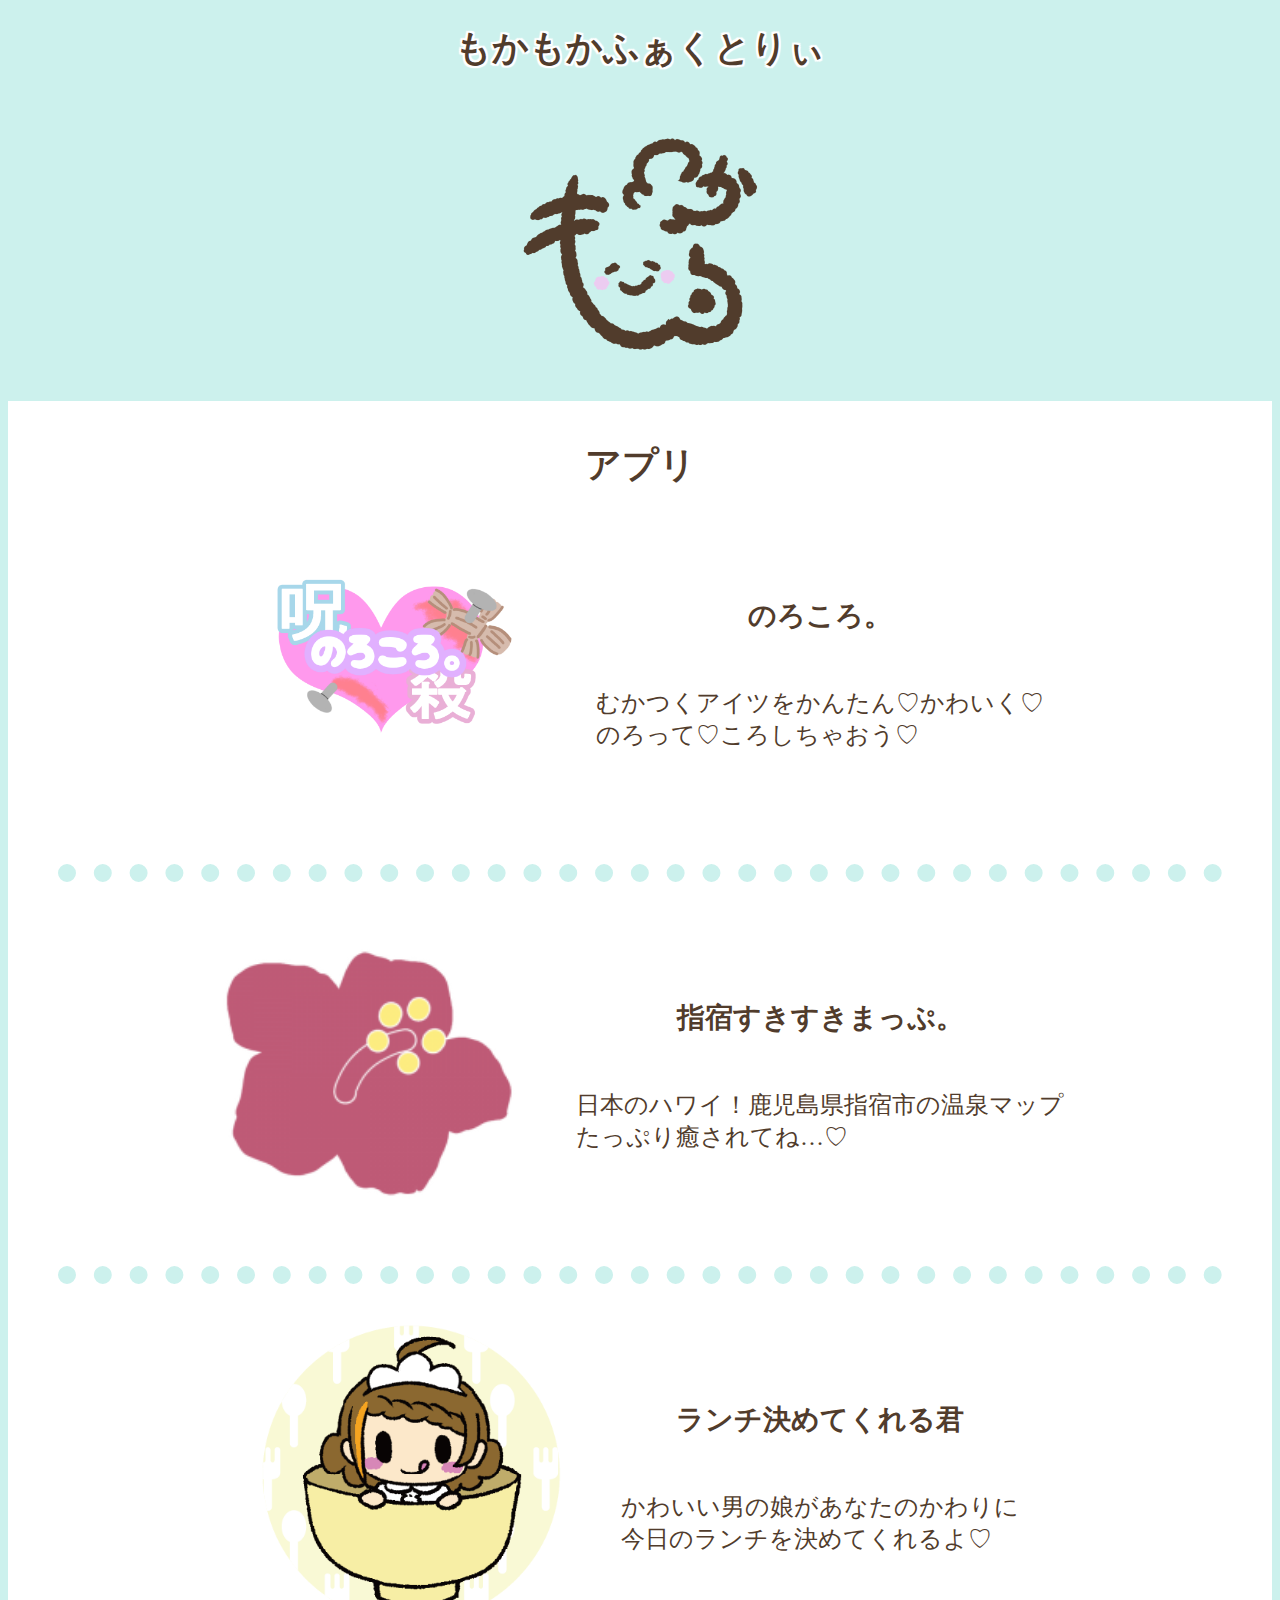
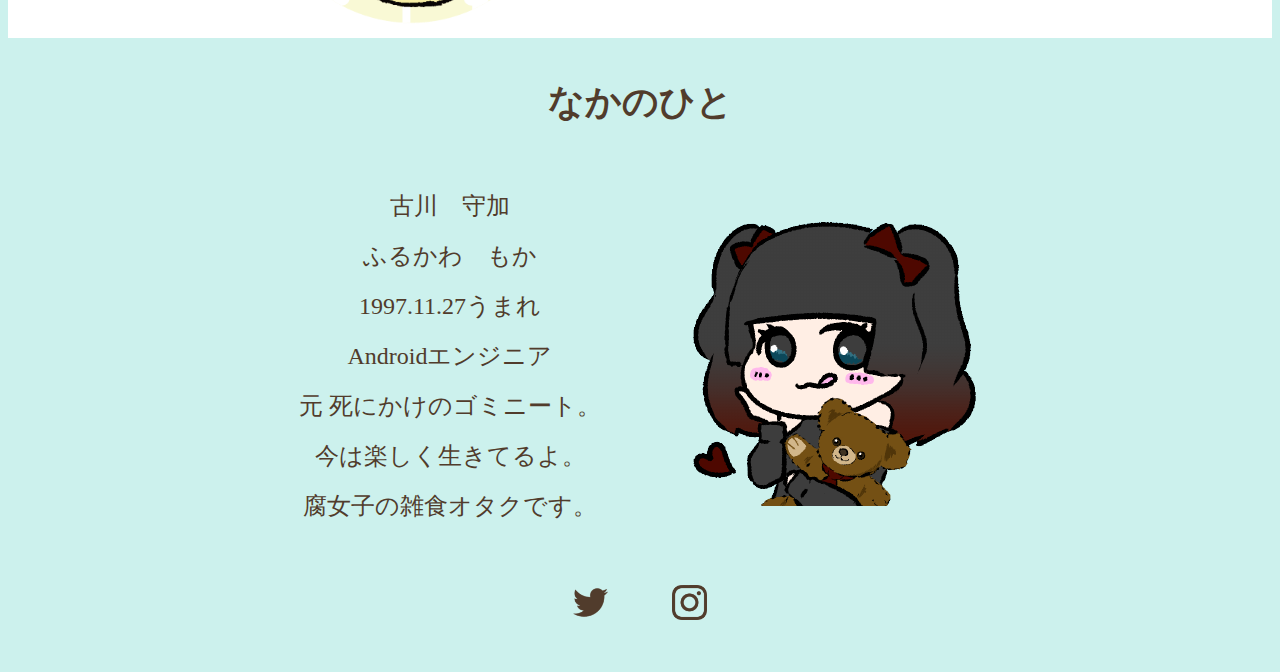
<file: public/index.html>
<!DOCTYPE html>
<html lang="ja">

<head>
    <title>もかもかふぁくとりぃ</title>
    <link rel="stylesheet" type="text/css" href="top.css">
    <link rel="icon" href="favicon.ico">
    <meta name="google-site-verification" content="uCkWnEi0f7RJLnV45QNmu947772tXDxk2zLp8O_zhxQ" />
</head>

<body>
    <div class="top">
        <h1>もかもかふぁくとりぃ</h1>
        <img src="もかもかふぁくとりぃロゴ 背景なし.png" class="mokamokafactory">
    </div>

    <div class="app">
        <h2>アプリ</h2>

        <ul>
            <li>
                <a href='https://play.google.com/store/apps/details?id=jp.co.pannacotta.norokoro' target="_blank" rel="noopener noreferrer">
                    <img src="のろころ♡.png" class="mokamokafactoryapp">
                </a>
                <div class="apptext">
                    <h3>のろころ。</h3>
                    <p class="appp">むかつくアイツをかんたん♡かわいく♡<br>のろって♡ころしちゃおう♡</p>
                </div>
            </li>
            <hr>

            <li>
                <a href='https://play.google.com/store/apps/details?id=jp.co.pannacotta.ibusukisukisukimap' target="_blank" rel="noopener noreferrer">
                    <img src="ibusuki192.png" class="mokamokafactoryapp">
                </a>
                <div class="apptext">
                    <h3>指宿すきすきまっぷ。</h3>
                    <p class="appp">日本のハワイ！鹿児島県指宿市の温泉マップ<br>たっぷり癒されてね…♡</p>
                </div>
            </li>
            <hr>

            <li>
                <a href='https://play.google.com/store/apps/details?id=jp.co.pannacotta.lunch_app' target="_blank" rel="noopener noreferrer">
                    <img src="topLunchkun.png" class="mokamokafactoryapp">
                </a>
                <div class="apptext">
                    <h3>ランチ決めてくれる君</h3>
                    <p class="appp">かわいい男の娘があなたのかわりに<br>今日のランチを決めてくれるよ♡</p>
                </div>
            </li>
    </div>
    </ul>

    <div class="nakanohito">
        <h2>なかのひと</h2>
        <div class="nakanohitotext">
            <p class="nakanohitop">古川　守加<br>ふるかわ　もか<br>1997.11.27うまれ<br>Androidエンジニア<br>元 死にかけのゴミニート。<br>今は楽しく生きてるよ。<br>腐女子の雑食オタクです。</p>
            <img src="moka-icon.png" class="mokamokafactory">
        </div>

        <a href='https://twitter.com/hayashidamoka' target="_blank" rel="noopener noreferrer">
            <img src="Twitter.png" class="link">
        </a>

        <a href='https://www.instagram.com/hayashidamoka' target="_blank" rel="noopener noreferrer">
            <img src="Instagram.png" class="link">
        </a>
    </div>

</body>

</html>
</file>
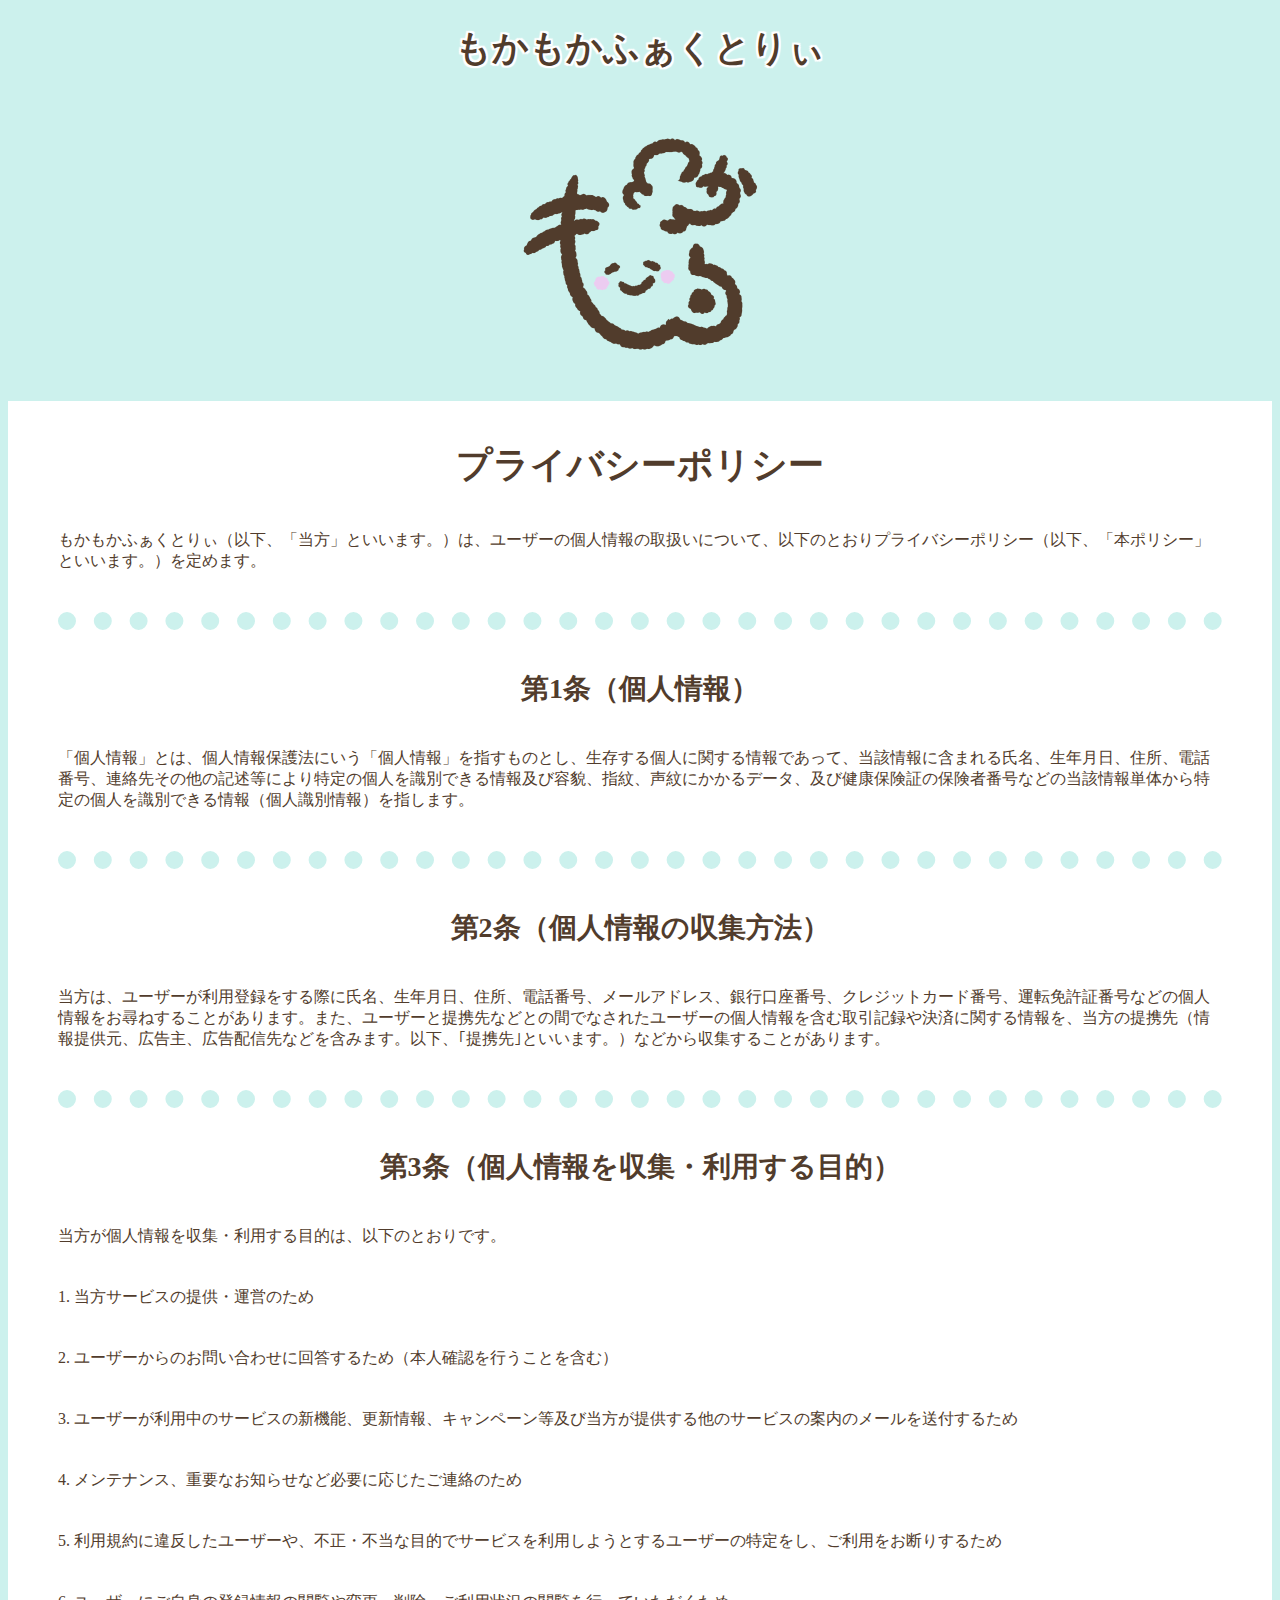
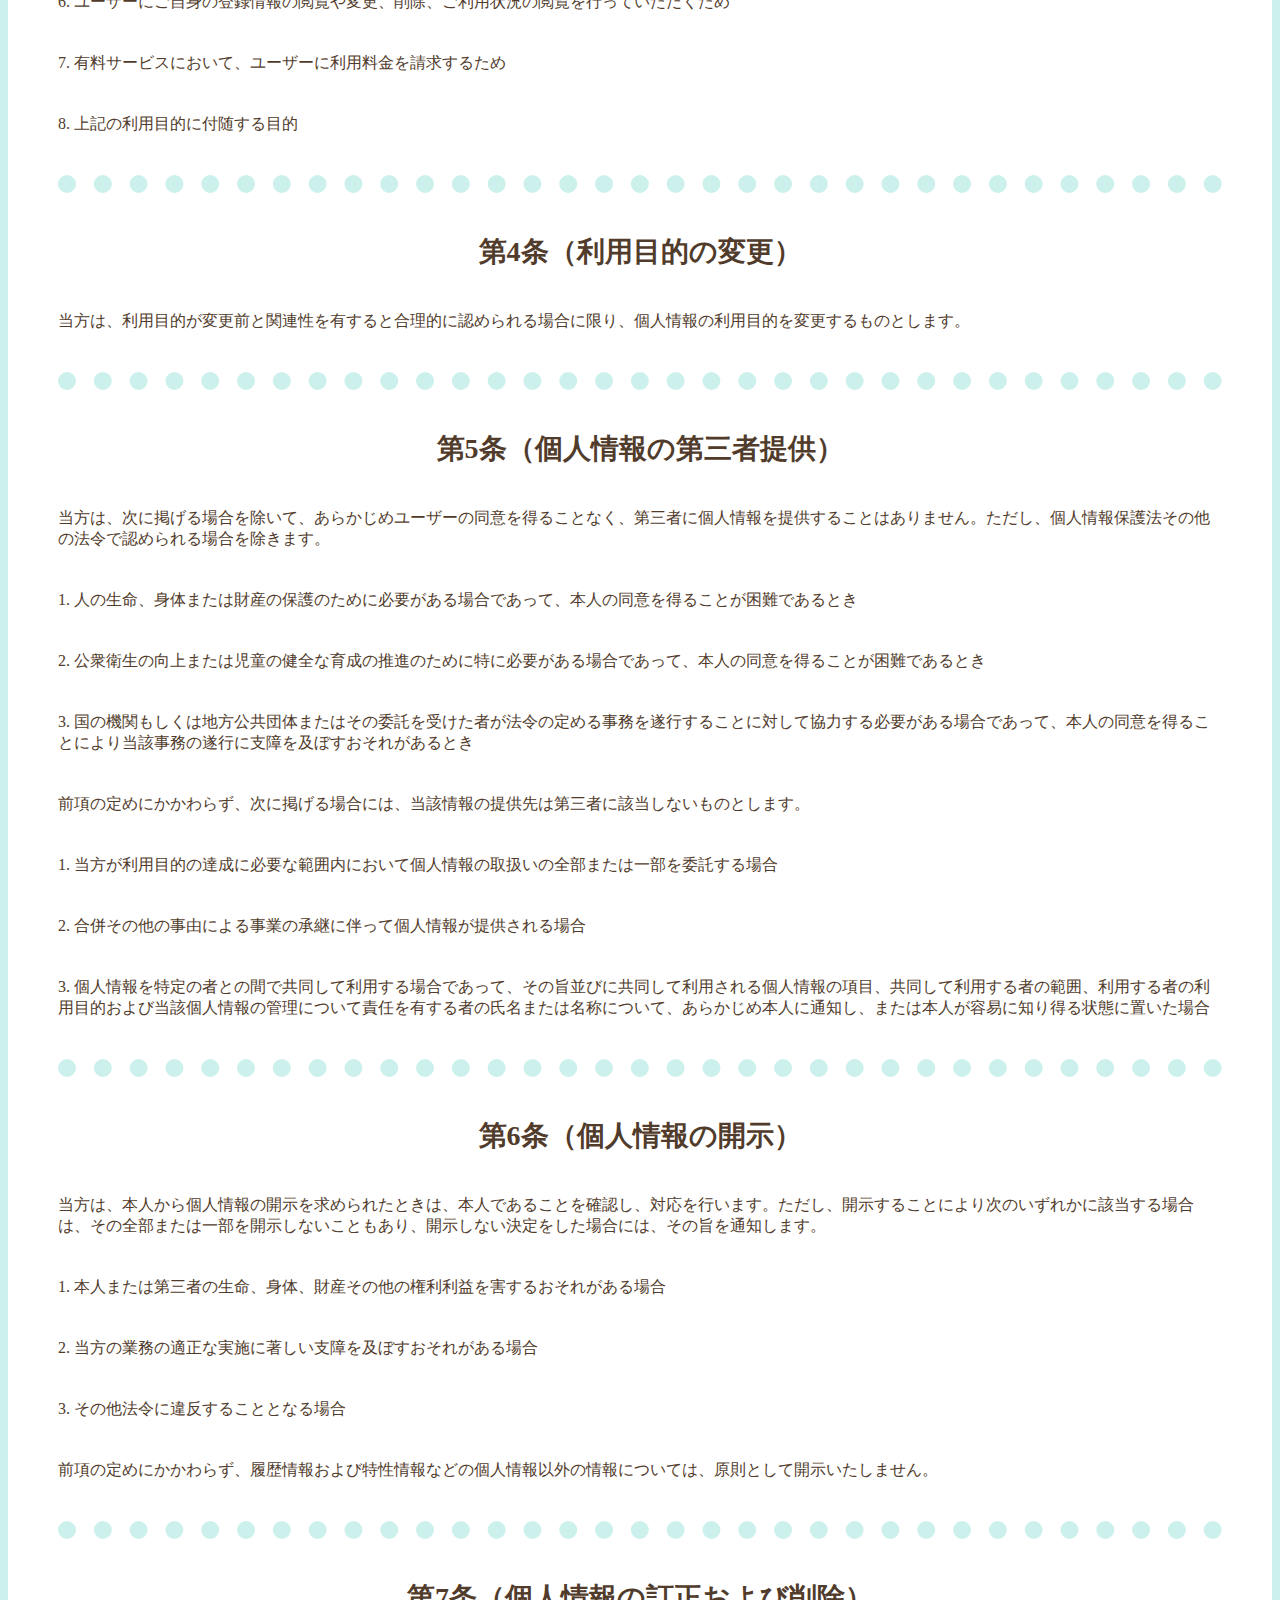
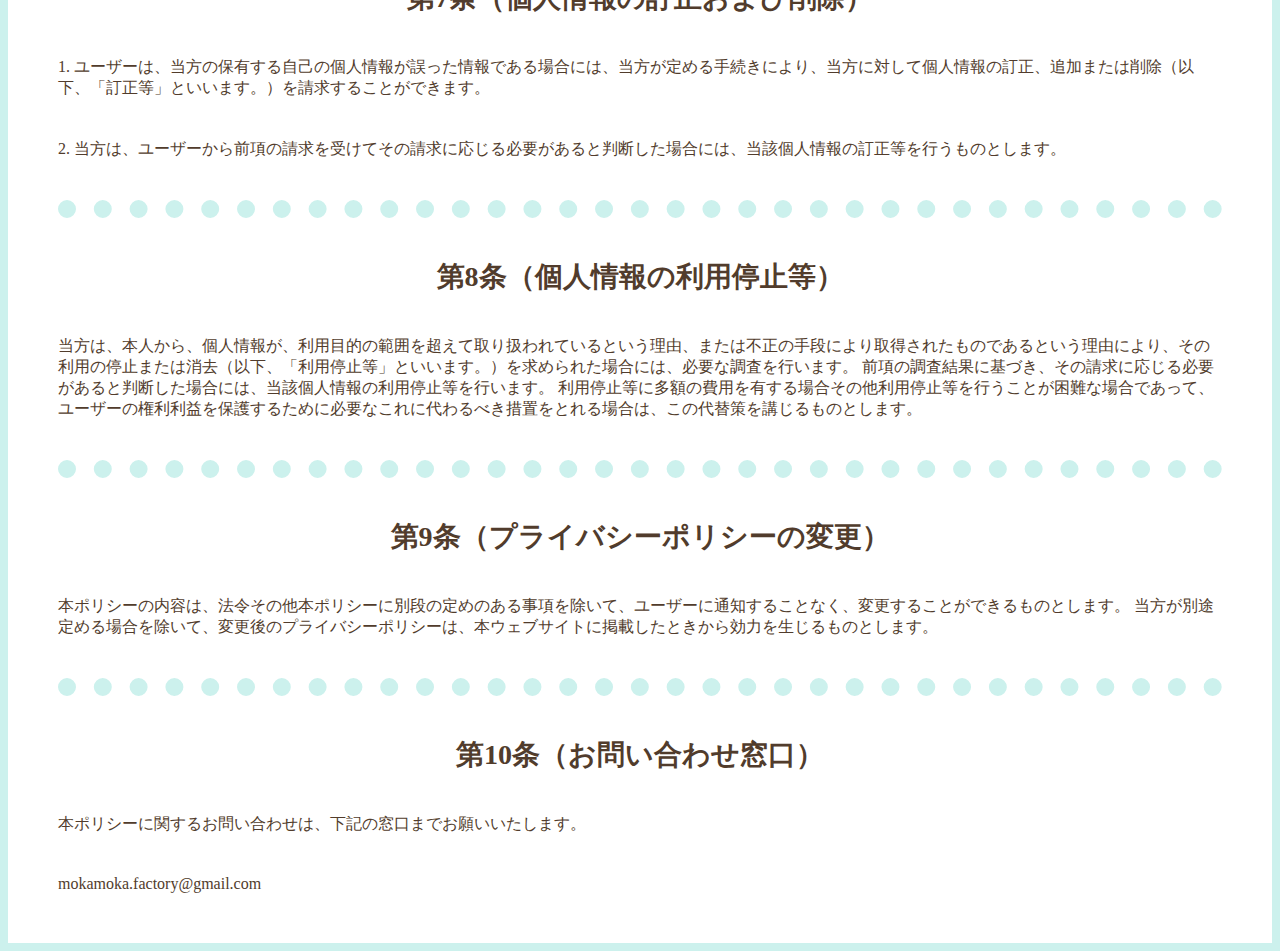
<file: public/privacy_policy.html>
<!DOCTYPE html>
<html lang="ja">

<head>
    <title>もかもかふぁくとりぃ</title>
    <link rel="stylesheet" type="text/css" href="privacy_policy.css">
    <link rel="icon" href="favicon.ico">
    <meta name="google-site-verification" content="uCkWnEi0f7RJLnV45QNmu947772tXDxk2zLp8O_zhxQ" />
</head>

<body>
    <div class="top">
        <h1>もかもかふぁくとりぃ</h1>
        <img src="もかもかふぁくとりぃロゴ 背景なし.png" class="mokamokafactory">
    </div>

    <div class="privacy_policy">
        <h2>プライバシーポリシー</h2>

    <p>もかもかふぁくとりぃ（以下、「当方」といいます。）は、ユーザーの個人情報の取扱いについて、以下のとおりプライバシーポリシー（以下、「本ポリシー」といいます。）を定めます。</p>
    <hr>
        <h3>第1条（個人情報）</h3>
        <p>「個人情報」とは、個人情報保護法にいう「個人情報」を指すものとし、生存する個人に関する情報であって、当該情報に含まれる氏名、生年月日、住所、電話番号、連絡先その他の記述等により特定の個人を識別できる情報及び容貌、指紋、声紋にかかるデータ、及び健康保険証の保険者番号などの当該情報単体から特定の個人を識別できる情報（個人識別情報）を指します。</p>
        <hr>
        <h3>第2条（個人情報の収集方法）</h3>
        <p>当方は、ユーザーが利用登録をする際に氏名、生年月日、住所、電話番号、メールアドレス、銀行口座番号、クレジットカード番号、運転免許証番号などの個人情報をお尋ねすることがあります。また、ユーザーと提携先などとの間でなされたユーザーの個人情報を含む取引記録や決済に関する情報を、当方の提携先（情報提供元、広告主、広告配信先などを含みます。以下、｢提携先｣といいます。）などから収集することがあります。</p>
        <hr>
        <h3>第3条（個人情報を収集・利用する目的）</h3>
        <p>当方が個人情報を収集・利用する目的は、以下のとおりです。

            <p>1. 当方サービスの提供・運営のため</p>
            <p>2. ユーザーからのお問い合わせに回答するため（本人確認を行うことを含む）</p>
            <p>3. ユーザーが利用中のサービスの新機能、更新情報、キャンペーン等及び当方が提供する他のサービスの案内のメールを送付するため</p>
            <p>4. メンテナンス、重要なお知らせなど必要に応じたご連絡のため</p>
            <p>5. 利用規約に違反したユーザーや、不正・不当な目的でサービスを利用しようとするユーザーの特定をし、ご利用をお断りするため</p>
            <p>6. ユーザーにご自身の登録情報の閲覧や変更、削除、ご利用状況の閲覧を行っていただくため</p>
            <p>7. 有料サービスにおいて、ユーザーに利用料金を請求するため</p>
            <p>8. 上記の利用目的に付随する目的</p>
        <hr>
        <h3>第4条（利用目的の変更）</h3>
        <p>当方は、利用目的が変更前と関連性を有すると合理的に認められる場合に限り、個人情報の利用目的を変更するものとします。</p>
        <hr>
        <h3>第5条（個人情報の第三者提供）</h3>
        <p>当方は、次に掲げる場合を除いて、あらかじめユーザーの同意を得ることなく、第三者に個人情報を提供することはありません。ただし、個人情報保護法その他の法令で認められる場合を除きます。</p>
            <p>1. 人の生命、身体または財産の保護のために必要がある場合であって、本人の同意を得ることが困難であるとき</p>
            <p>2. 公衆衛生の向上または児童の健全な育成の推進のために特に必要がある場合であって、本人の同意を得ることが困難であるとき</p>
            <p>3. 国の機関もしくは地方公共団体またはその委託を受けた者が法令の定める事務を遂行することに対して協力する必要がある場合であって、本人の同意を得ることにより当該事務の遂行に支障を及ぼすおそれがあるとき</p>
            <p>前項の定めにかかわらず、次に掲げる場合には、当該情報の提供先は第三者に該当しないものとします。</p>
            <p>1. 当方が利用目的の達成に必要な範囲内において個人情報の取扱いの全部または一部を委託する場合</p>
            <p>2. 合併その他の事由による事業の承継に伴って個人情報が提供される場合</p>
            <p>3. 個人情報を特定の者との間で共同して利用する場合であって、その旨並びに共同して利用される個人情報の項目、共同して利用する者の範囲、利用する者の利用目的および当該個人情報の管理について責任を有する者の氏名または名称について、あらかじめ本人に通知し、または本人が容易に知り得る状態に置いた場合</p>
        <hr>
        <h3>第6条（個人情報の開示）</h3>
        <p>当方は、本人から個人情報の開示を求められたときは、本人であることを確認し、対応を行います。ただし、開示することにより次のいずれかに該当する場合は、その全部または一部を開示しないこともあり、開示しない決定をした場合には、その旨を通知します。</p>
        <p>1. 本人または第三者の生命、身体、財産その他の権利利益を害するおそれがある場合</p>
        <p>2. 当方の業務の適正な実施に著しい支障を及ぼすおそれがある場合</p>
        <p>3. その他法令に違反することとなる場合</p>
        <p>前項の定めにかかわらず、履歴情報および特性情報などの個人情報以外の情報については、原則として開示いたしません。</p>
        <hr>
        <h3>第7条（個人情報の訂正および削除）</h3>
        <p>1. ユーザーは、当方の保有する自己の個人情報が誤った情報である場合には、当方が定める手続きにより、当方に対して個人情報の訂正、追加または削除（以下、「訂正等」といいます。）を請求することができます。</p>
        <p>2. 当方は、ユーザーから前項の請求を受けてその請求に応じる必要があると判断した場合には、当該個人情報の訂正等を行うものとします。</p>
        <hr>
        <h3>第8条（個人情報の利用停止等）</h3>
        <p>当方は、本人から、個人情報が、利用目的の範囲を超えて取り扱われているという理由、または不正の手段により取得されたものであるという理由により、その利用の停止または消去（以下、「利用停止等」といいます。）を求められた場合には、必要な調査を行います。
            前項の調査結果に基づき、その請求に応じる必要があると判断した場合には、当該個人情報の利用停止等を行います。
            利用停止等に多額の費用を有する場合その他利用停止等を行うことが困難な場合であって、ユーザーの権利利益を保護するために必要なこれに代わるべき措置をとれる場合は、この代替策を講じるものとします。</p>
        <hr>
        <h3>第9条（プライバシーポリシーの変更）</h3>
        <p>本ポリシーの内容は、法令その他本ポリシーに別段の定めのある事項を除いて、ユーザーに通知することなく、変更することができるものとします。
            当方が別途定める場合を除いて、変更後のプライバシーポリシーは、本ウェブサイトに掲載したときから効力を生じるものとします。</p>
        <hr>
        <h3>第10条（お問い合わせ窓口）</h3>
        <p>本ポリシーに関するお問い合わせは、下記の窓口までお願いいたします。</p>
        <p>mokamoka.factory@gmail.com</p>

</body>

</html>
</file>
<file: public/top.css>
h1 {
    font-size: 36px;
    color: #513c2c;
    text-align: center;
    text-shadow: 2px 2px 1px #FFFFFF, -2px 2px 1px #FFFFFF, 2px -2px 1px #FFFFFF, -2px -2px 1px #FFFFFF, 2px 0px 1px #FFFFFF, 0px 2px 1px #FFFFFF, -2px 0px 1px #FFFFFF, 0px -2px 1px #FFFFFF;
}

h2 {
    font-size: 36px;
    color: #513c2c;
    text-align: center;
}

h3 {
    font-size: 28px;
    color: #513c2c;
}

p.appp {
    font-size: 24px;
    color: #513c2c;
    text-align: left;
}

.apptext {
    display: flex;
    flex-flow: column wrap;
}

body {
    background-color: #ccf1ed;
}

.top {
    text-align: center;
}

.app {
    background-color: #ffffff;
    color: #513c2c;
    padding: 10px;
}

ul {
    list-style-type: none;
    margin-block-start: 0em;
    margin-block-end: 0em;
    padding-inline-start: 0px;
}

li {
    display: flex;
    justify-content: center;
    align-items: center;
    text-align: center;
}

hr {
    border: none;
    border-top: 18px dotted #ccf1ed;
    margin: 40px;
}

img.mokamokafactory {
    width: 300px;
    height: 300px;
}

img.mokamokafactoryapp {
    width: 300px;
    margin-right: 60px;
}

.nakanohito {
    padding: 10px;
    text-align: center;
}

.nakanohitotext {
    display: flex;
    justify-content: center;
    align-items: center;
    text-align: center;
}

img.link {
    width: 35px;
    padding: 30px;
}

a {
    text-decoration: none;
}

p.nakanohitop {
    text-align: center;
    font-size: 24px;
    color: #513c2c;
    line-height: 50px;
    margin-right: 80px;
}
</file>
<file: public/privacy_policy.css>
h1 {
    font-size: 36px;
    color: #513c2c;
    text-align: center;
    text-shadow: 2px 2px 1px #FFFFFF, -2px 2px 1px #FFFFFF, 2px -2px 1px #FFFFFF, -2px -2px 1px #FFFFFF, 2px 0px 1px #FFFFFF, 0px 2px 1px #FFFFFF, -2px 0px 1px #FFFFFF, 0px -2px 1px #FFFFFF;
}

h2 {
    font-size: 36px;
    color: #513c2c;
    text-align: center;
}

h3 {
    font-size: 28px;
    color: #513c2c;
    text-align: center;
}

p {
    margin: 40px;
}

body {
    background-color: #ccf1ed;
}

.top {
    text-align: center;
}

.privacy_policy {
    background-color: #ffffff;
    color: #513c2c;
    padding: 10px;
}

hr {
    border: none;
    border-top: 18px dotted #ccf1ed;
    margin: 40px;
}

img.mokamokafactory {
    width: 300px;
    height: 300px;
}
</file>
